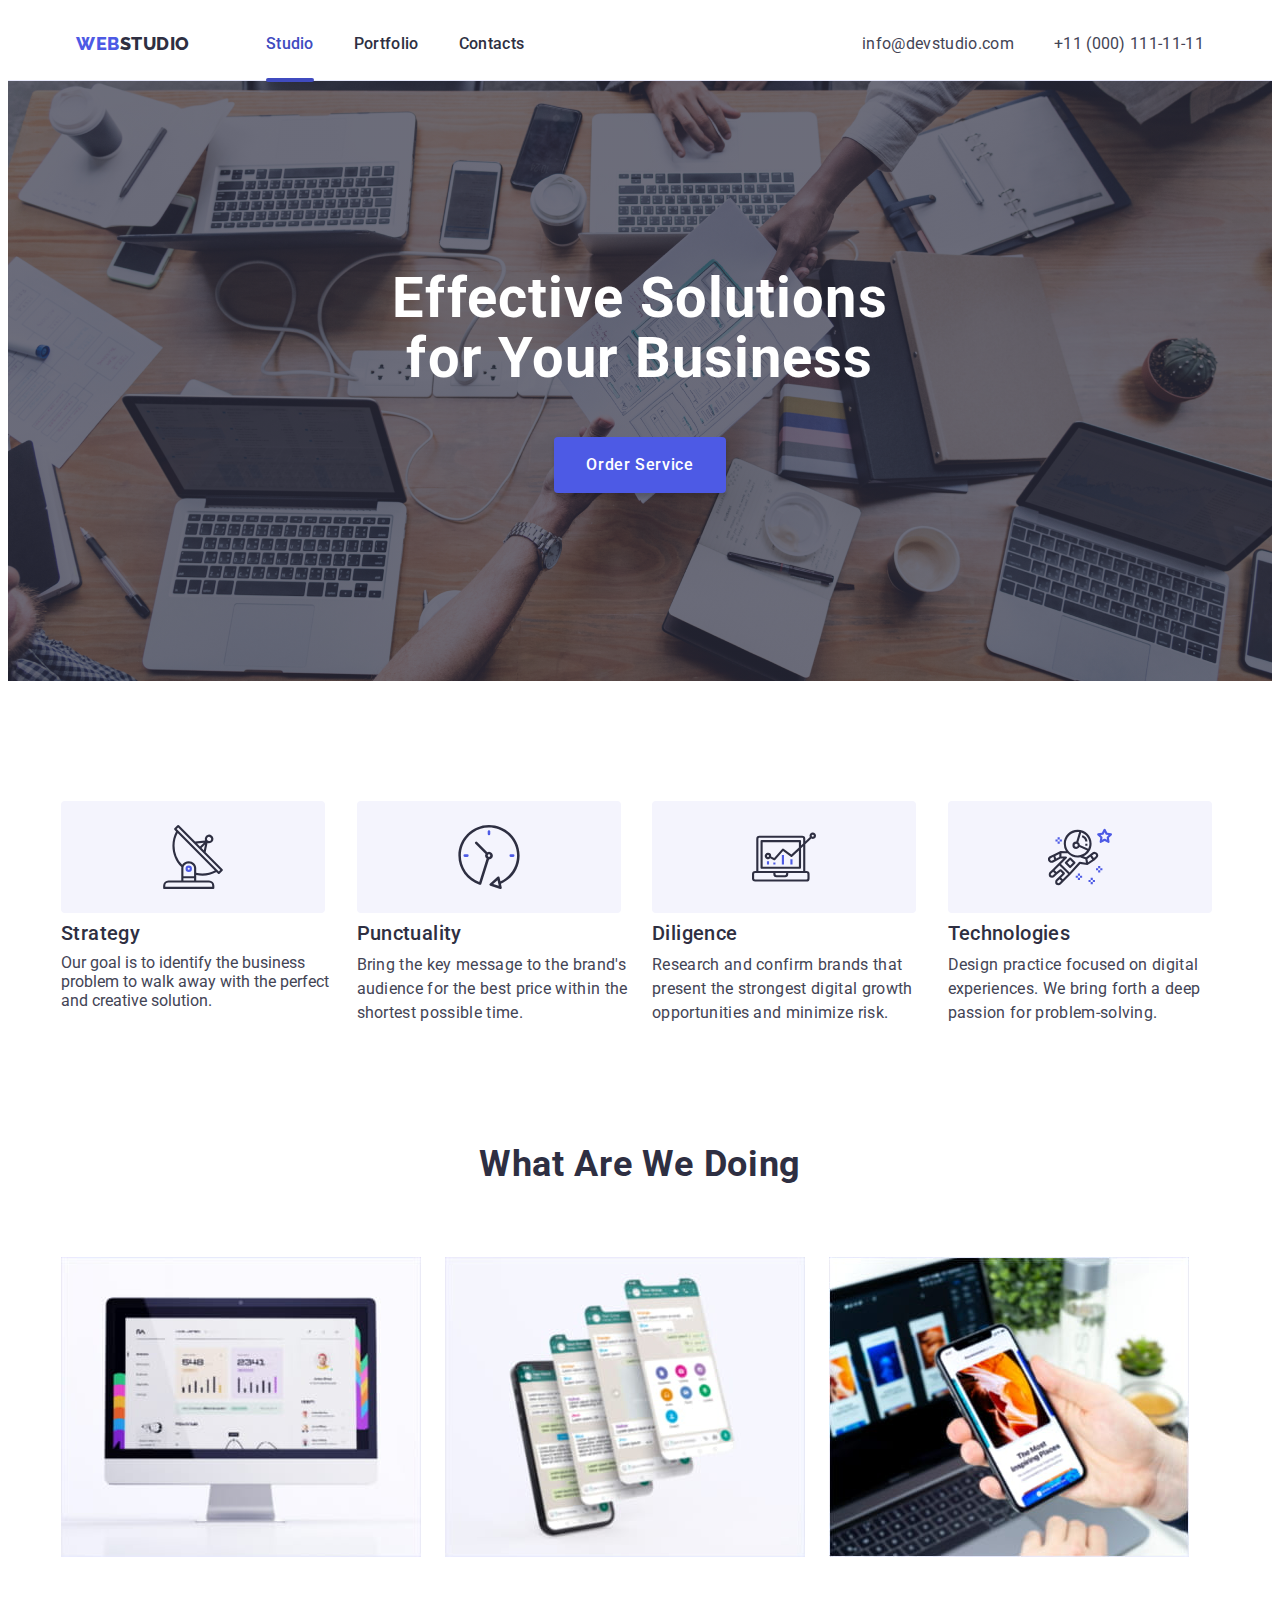
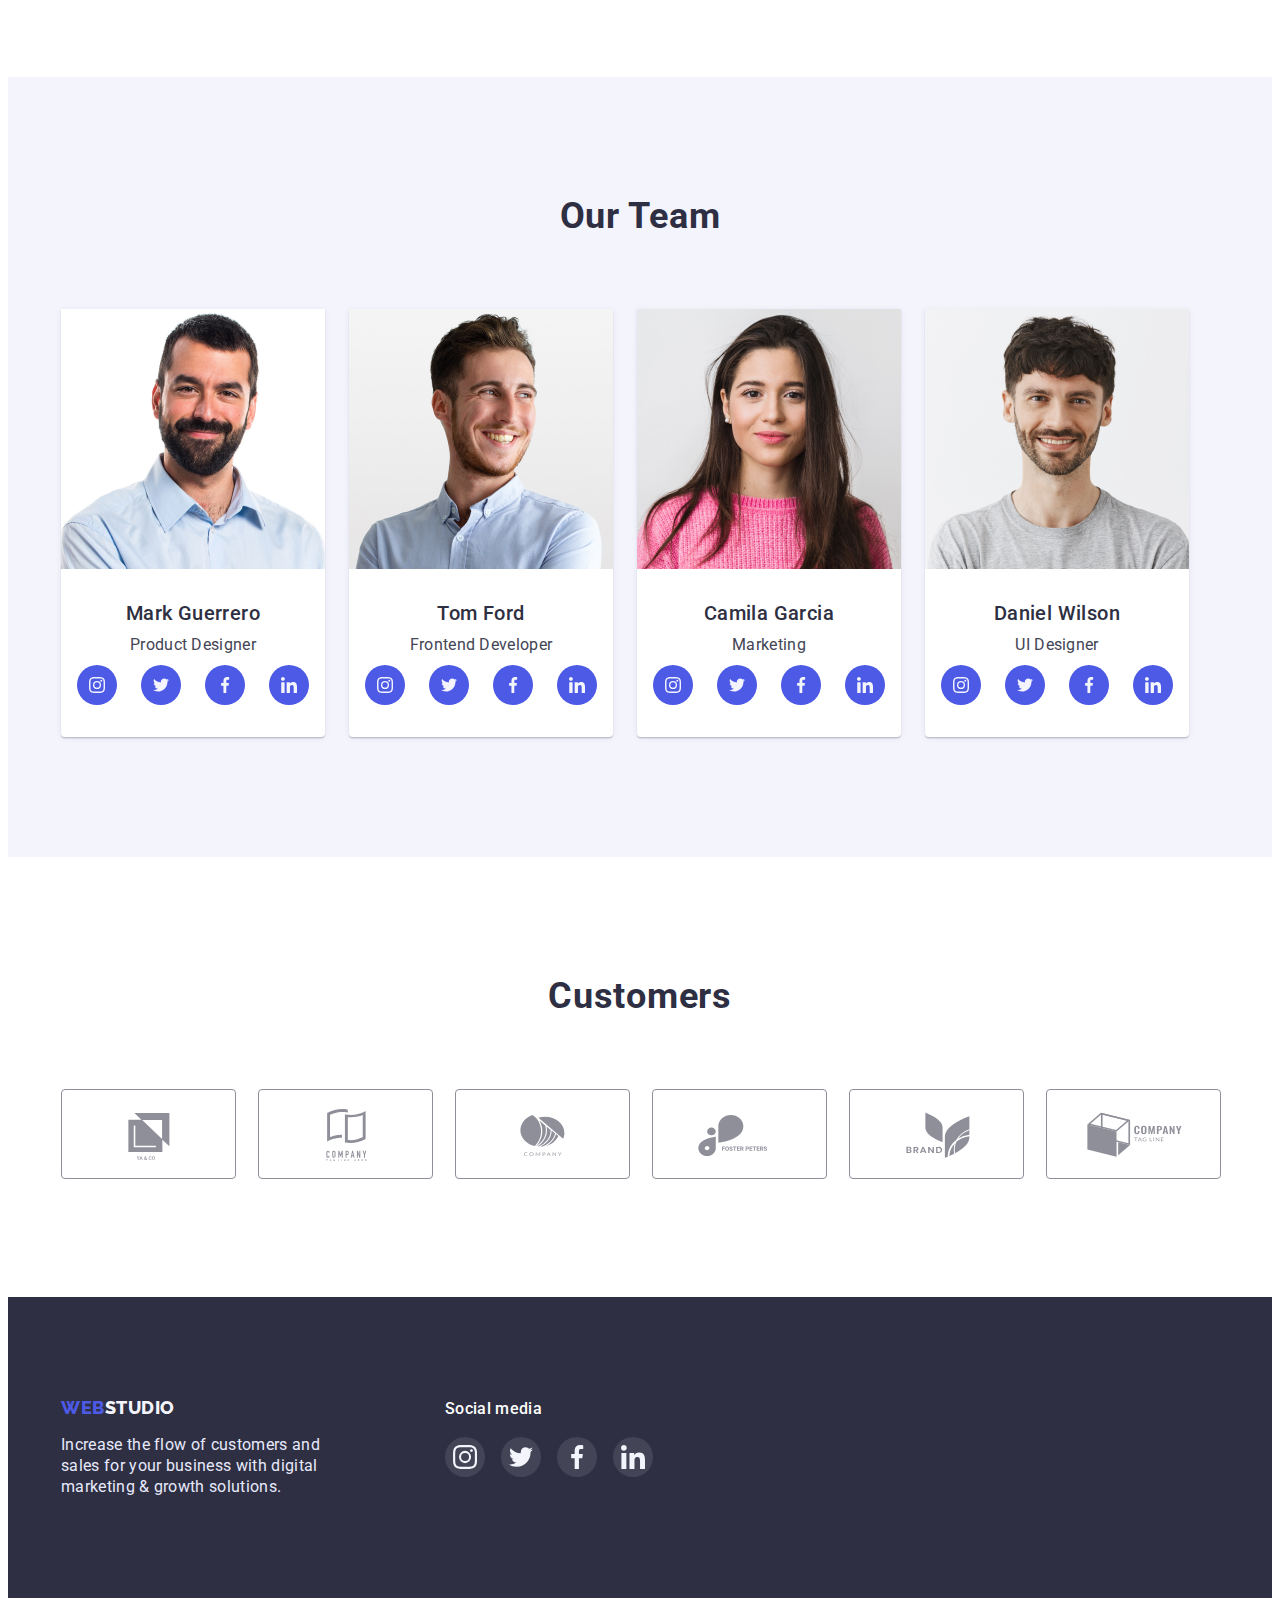
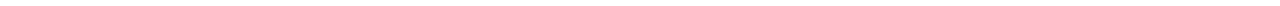
<file: index.html>
<!DOCTYPE html>
<html lang="en">
<head>
    <meta charset="UTF-8">
    <meta http-equiv="X-UA-Compatible" content="IE=edge">
    <meta name="viewport" content="width=device-width, initial-scale=1.0">
    <title>Студія</title>
    <link rel="preconnect" href="https://fonts.googleapis.com">
    <link rel="preconnect" href="https://fonts.gstatic.com" crossorigin>
    <link rel="preconnect" href="https://fonts.googleapis.com">
    <link rel="preconnect" href="https://fonts.gstatic.com" crossorigin>
    <link href="https://fonts.googleapis.com/css2?family=Raleway:wght@800&family=Roboto:wght@400;500;700;900&display=swap"
        rel="stylesheet">
    <link rel="stylesheet" href="https://cdnjs.cloudflare.com/ajax/libs/modern-normalize/1.1.0/modern-normalize.min.css"
        integrity="sha512-wpPYUAdjBVSE4KJnH1VR1HeZfpl1ub8YT/NKx4PuQ5NmX2tKuGu6U/JRp5y+Y8XG2tV+wKQpNHVUX03MfMFn9Q=="
        crossorigin="anonymous" referrerpolicy="no-referrer" />
    <link rel="stylesheet" href="./css/styles.css">
</head>
<body>
    <header class="header">
        <div class="container header-box">
            <nav class="nav-box">
                <a href="./index.html" class="logo link">Web<span class="logo-part">Studio</span></a>
                <ul class="list nav-box-list">
                    <li><a class="nav-list-item link current-page" href="./index.html">Studio</a></li>
                    <li><a class="nav-list-item link" href="./portfolio.html" target="_blank" rel="noreferrer noopener nofollow">Portfolio</a></li>
                    <li><a class="nav-list-item link" href="">Contacts</a></li>
                </ul>
            </nav>
            <address class="address address-box">
                <ul class="list address-box-list">
                    <li><a class="contacts-list-item link" href="mailto:info@devstudio.com">info@devstudio.com</a></li>
                    <li><a class="contacts-list-item link" href="tel:+110001111111">+11 (000) 111-11-11</a></li>
                </ul>
            </address>
        </div>
    </header>
    <main>
        <section class="hero-section">
            <div class="container hero-container hero-bg">
                <h1 class="hero-heading hero-heading-box">Effective Solutions for Your Business</h1>
                <button type="button" class="open-modal order-service-button hero-button-box" data-modal-open>Order Service</button>
                <div class="backdrop is-hidden" data-modal>
                    <div class="modal">
                        <button type="button" class="close-button" data-modal-close>
                            <svg class="modal-close">
                                <use href="./images/sprite-icons.svg#modal-close-button"></use>
                            </svg>
                        </button>
                    </div>
                </div>
            </div>
        </section>
        <section>
            <div class="container features-box section">
                <h2 class="visually-hidden">Our features</h2>
                <ul class="list features-list-box">
                    <li class="features-list-item">
                        <div class="features-illustration">
                            <svg width="64" height="64">
                                <use href="./images/sprite-icons.svg#antenna"></use>
                            </svg>
                        </div>
                        <h3 class="features-item-heading">Strategy</h3>
                        <p class="features-list-item-description">
                            Our goal is to identify the business
                            problem to walk away with the perfect and creative solution.
                        </p>
                    </li>
                    <li class="features-list-item">
                        <div class="features-illustration">
                            <svg width="64" height="64">
                                <use href="./images/sprite-icons.svg#clock"></use>
                            </svg>
                        </div>
                        <h3 class="features-item-heading">Punctuality</h3>
                        <p class="features-item-description">
                            Bring the key message to the brand's audience for the best
                            price within the shortest possible time.
                        </p>
                    </li>
                    <li class="features-list-item">
                        <div class="features-illustration">
                            <svg width="64" height="64">
                                <use href="./images/sprite-icons.svg#diagram"></use>
                            </svg>
                        </div>
                        <h3 class="features-item-heading">Diligence</h3>
                        <p class="features-item-description">
                            Research and confirm brands that present the strongest digital
                            growth opportunities and minimize risk.
                        </p>
                    </li>
                    <li class="features-list-item">
                        <div class="features-illustration">
                            <svg width="64" height="64">
                                <use href="./images/sprite-icons.svg#astronaut"></use>
                            </svg>
                        </div>
                        <h3 class="features-item-heading">Technologies</h3>
                        <p class="features-item-description">
                            Design practice focused on digital experiences. We bring forth
                            a deep passion for problem-solving.
                        </p>
                    </li>
                </ul>
            </div>
        </section>
        <section>
            <div class="container section products-box">
                <h2 class="products-heading">What are we doing</h2>
                <ul class="list products-list-box">
                    <li>
                        <img src="./images/img-1.jpg" alt="for computer" width="360" height="300">
                    </li>
                    <li>
                        <img src="./images/img-2.jpg" alt="for mobile" width="360" height="300">
                    </li>
                    <li>
                        <img src="./images/img-3.jpg" alt="for computer and mobile" width="360" height="300">
                    </li>
                </ul>
            </div>
        </section>
        <section class="team-section">
            <div class="container section">
                <h2 class="team-heading">Our Team</h2>
                <ul class="list team-list-box">
                    <li class="team-item-box">
                        <img src="./images/photo-1.jpg" alt="Mark Guerrero Product Designer" width="264" height="260">
                        <div class="team-position">
                            <h3 class="team-item-heading">Mark Guerrero</h3>
                            <p class="team-item-description">Product Designer</p>
                            <ul class="list team-social">
                                <li class="social-item">
                                    <a class="link social-link" href="https://www.instagram.com/" target="_blank" rel="noreferrer noopener nofollow">
                                        <svg width="16" height="16">
                                            <use href="./images/sprite-icons.svg#instagram"></use>
                                        </svg>
                                    </a>
                                </li>
                                <li class="social-item">
                                    <a class="link social-link" href="https://twitter.com/?lang=uk" target="_blank" rel="noreferrer noopener nofollow">
                                        <svg width="16" height="16">
                                            <use href="./images/sprite-icons.svg#twitter"></use>
                                        </svg>
                                    </a>
                                </li>
                                <li class="social-item">
                                    <a class="link social-link" href="https://uk-ua.facebook.com/" target="_blank" rel="noreferrer noopener nofollow">
                                        <svg width="16" height="16">
                                            <use href="./images/sprite-icons.svg#facebook"></use>
                                        </svg>
                                    </a>
                                </li>
                                <li class="social-item">
                                    <a class="link social-link" href="https://www.linkedin.com/"  target="_blank" rel="noreferrer noopener nofollow">
                                        <svg width="16" height="16">
                                            <use href="./images/sprite-icons.svg#linkedin"></use>
                                        </svg>
                                    </a>
                                </li>
                            </ul>
                        </div>
                    </li>
                    <li class="team-item-box">
                        <img src="./images/photo-2.jpg" alt="Tom Ford Frontend Developer" width="264" height="260">
                        <div class="team-position">
                            <h3 class="team-item-heading">Tom Ford</h3>
                            <p class="team-item-description">Frontend Developer</p>
                            <ul class="list team-social">
                                <li class="social-item">
                                    <a class="link social-link" href="https://www.instagram.com/" target="_blank" rel="noreferrer noopener nofollow">
                                        <svg width="16" height="16">
                                            <use href="./images/sprite-icons.svg#instagram"></use>
                                        </svg>
                                    </a>
                                </li>
                                <li class="social-item">
                                    <a class="link social-link" href="https://twitter.com/?lang=uk" target="_blank" rel="noreferrer noopener nofollow">
                                        <svg width="16" height="16">
                                            <use href="./images/sprite-icons.svg#twitter"></use>
                                        </svg>
                                    </a>
                                </li>
                                <li class="social-item">
                                    <a class="link social-link" href="https://uk-ua.facebook.com/" target="_blank" rel="noreferrer noopener nofollow">
                                        <svg width="16" height="16">
                                            <use href="./images/sprite-icons.svg#facebook"></use>
                                        </svg>
                                    </a>
                                </li>
                                <li class="social-item">
                                    <a class="link social-link" href="https://www.linkedin.com/" target="_blank" rel="noreferrer noopener nofollow">
                                        <svg width="16" height="16">
                                            <use href="./images/sprite-icons.svg#linkedin"></use>
                                        </svg>
                                    </a>
                                </li>
                            </ul>
                        </div>
                    </li>
                    <li class="team-item-box">
                        <img src="./images/photo-3.jpg" alt="Camila Garcia Marketing" width="264" height="260">
                        <div class="team-position">
                            <h3 class="team-item-heading">Camila Garcia</h3>
                            <p class="team-item-description">Marketing</p>
                            <ul class="list team-social">
                                <li class="social-item">
                                    <a class="link social-link" href="https://www.instagram.com/" target="_blank" rel="noreferrer noopener nofollow">
                                        <svg width="16" height="16">
                                            <use href="./images/sprite-icons.svg#instagram"></use>
                                        </svg>
                                    </a>
                                </li>
                                <li class="social-item">
                                    <a class="link social-link" href="https://twitter.com/?lang=uk" target="_blank" rel="noreferrer noopener nofollow">
                                        <svg width="16" height="16">
                                            <use href="./images/sprite-icons.svg#twitter"></use>
                                        </svg>
                                    </a>
                                </li>
                                <li class="social-item">
                                    <a class="link social-link" href="https://uk-ua.facebook.com/" target="_blank" rel="noreferrer noopener nofollow">
                                        <svg width="16" height="16">
                                            <use href="./images/sprite-icons.svg#facebook"></use>
                                        </svg>
                                    </a>
                                </li>
                                <li class="social-item">
                                    <a class="link social-link" href="https://www.linkedin.com/" target="_blank" rel="noreferrer noopener nofollow">
                                        <svg width="16" height="16">
                                            <use href="./images/sprite-icons.svg#linkedin"></use>
                                        </svg>
                                    </a>
                                </li>
                            </ul>
                        </div>
                    </li>
                    <li class="team-item-box">
                        <img src="./images/photo-4.jpg" alt="Daniel Wilson UI Designer" width="264" height="260">
                        <div class="team-position">
                            <h3 class="team-item-heading">Daniel Wilson</h3>
                            <p class="team-item-description">UI Designer</p>
                            <ul class="list team-social">
                                <li class="social-item">
                                    <a class="link social-link" href="https://www.instagram.com/" target="_blank" rel="noreferrer noopener nofollow">
                                        <svg width="16" height="16">
                                            <use href="./images/sprite-icons.svg#instagram"></use>
                                        </svg>
                                    </a>
                                </li>
                                <li class="social-item">
                                    <a class="link social-link" href="https://twitter.com/?lang=uk" target="_blank" rel="noreferrer noopener nofollow">
                                        <svg width="16" height="16">
                                            <use href="./images/sprite-icons.svg#twitter"></use>
                                        </svg>
                                    </a>
                                </li>
                                <li class="social-item">
                                    <a class="link social-link" href="https://uk-ua.facebook.com/" target="_blank" rel="noreferrer noopener nofollow">
                                        <svg width="16" height="16">
                                            <use href="./images/sprite-icons.svg#facebook"></use>
                                        </svg>
                                    </a>
                                </li>
                                <li class="social-item">
                                    <a class="link social-link" href="https://www.linkedin.com/" target="_blank" rel="noreferrer noopener nofollow">
                                        <svg width="16" height="16">
                                            <use href="./images/sprite-icons.svg#linkedin"></use>
                                        </svg>
                                    </a>
                                </li>
                            </ul>
                        </div>
                    </li>
                </ul>
            </div>
        </section>
        <section>
            <div class="container section">
                <h2 class="customers-heading">Customers</h2>
                <ul class="list customers-list">
                    <li class="customers-list-item">
                        <a href="" class="customer-link link">
                            <svg class="customer-icon">
                                <use href="./images/sprite-icons.svg#customers-logo-1"></use>
                            </svg>
                        </a>
                    </li>
                    <li class="customers-list-item">
                        <a href="" class="customer-link link">
                            <svg class="customer-icon">
                                <use href="./images/sprite-icons.svg#customers-logo-2"></use>
                            </svg>
                        </a>
                    </li>
                    <li class="customers-list-item">
                        <a href="" class="customer-link link">
                            <svg class="customer-icon">
                                <use href="./images/sprite-icons.svg#customers-logo-3"></use>
                            </svg>
                        </a>
                    </li>
                    <li class="customers-list-item">
                        <a href="" class="customer-link link">
                            <svg class="customer-icon">
                                <use href="./images/sprite-icons.svg#customers-logo-4"></use>
                            </svg>
                        </a>
                    </li>
                    <li class="customers-list-item">
                        <a href="" class="customer-link link">
                            <svg class="customer-icon">
                                <use href="./images/sprite-icons.svg#customers-logo-5"></use>
                            </svg>
                        </a>
                    </li>
                    <li class="customers-list-item">
                        <a href="" class="customer-link link">
                            <svg class="customer-icon">
                                <use href="./images/sprite-icons.svg#customers-logo-6"></use>
                            </svg>
                        </a>
                    </li>
                </ul>
            </div>
        </section>
    </main>
    <footer class="footer">
        <div class="container footer-box">
            <div class="footer-info">
                <a href="./index.html" class="logo link">Web<span class="logo-part-footer">Studio</span></a>
                <p class="footer-description">Increase the flow of customers and sales for your business with digital marketing
                    & growth solutions.
                </p>
            </div>
            <div class="container footer-social">
                <h3 class="footer-social-header">Social media</h3>
                <ul class="list footer-social-list">
                    <li class="footer-social-item">
                        <a class="link footer-social-link" href="https://www.instagram.com/" target="_blank" rel="noreferrer noopener nofollow">
                            <svg width="24" height="24">
                                <use href="./images/sprite-icons.svg#instagram"></use>
                            </svg>
                        </a>
                    </li>
                    <li class="footer-social-item">
                        <a class="link footer-social-link" href="https://twitter.com/?lang=uk" target="_blank" rel="noreferrer noopener nofollow">
                            <svg width="24" height="24">
                                <use href="./images/sprite-icons.svg#twitter"></use>
                            </svg>
                        </a>
                    </li>
                    <li class="footer-social-item">
                        <a class="link footer-social-link" href="https://uk-ua.facebook.com/" target="_blank" rel="noreferrer noopener nofollow">
                            <svg width="24" height="24">
                                <use href="./images/sprite-icons.svg#facebook"></use>
                            </svg>
                        </a>
                    </li>
                    <li class="footer-social-item">
                        <a class="link footer-social-link" href="https://www.linkedin.com/" target="_blank" rel="noreferrer noopener nofollow">
                            <svg width="24" height="24">
                                <use href="./images/sprite-icons.svg#linkedin"></use>
                            </svg>
                        </a>
                    </li>
                </ul>
            </div>
        </div>
    </footer>
    <script src="./js/modal.js"></script>
</body>
</html>
</file>
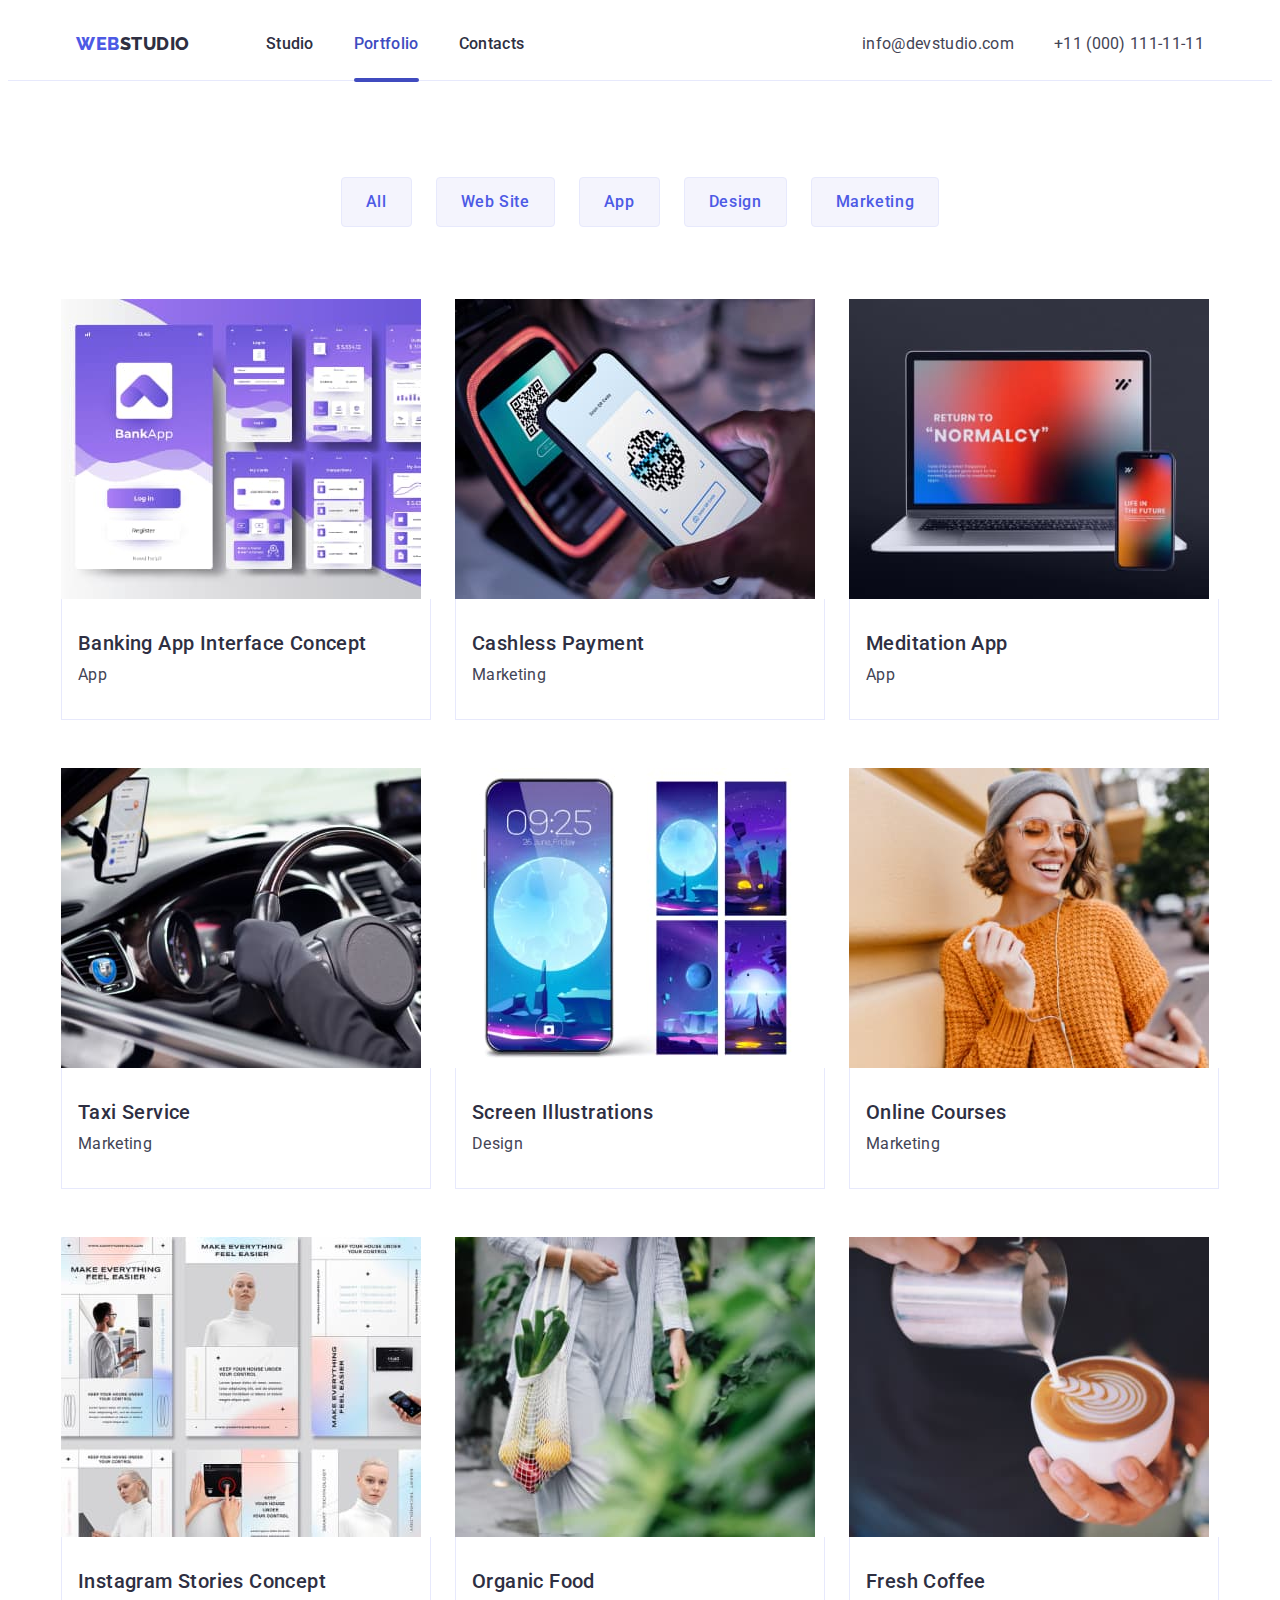
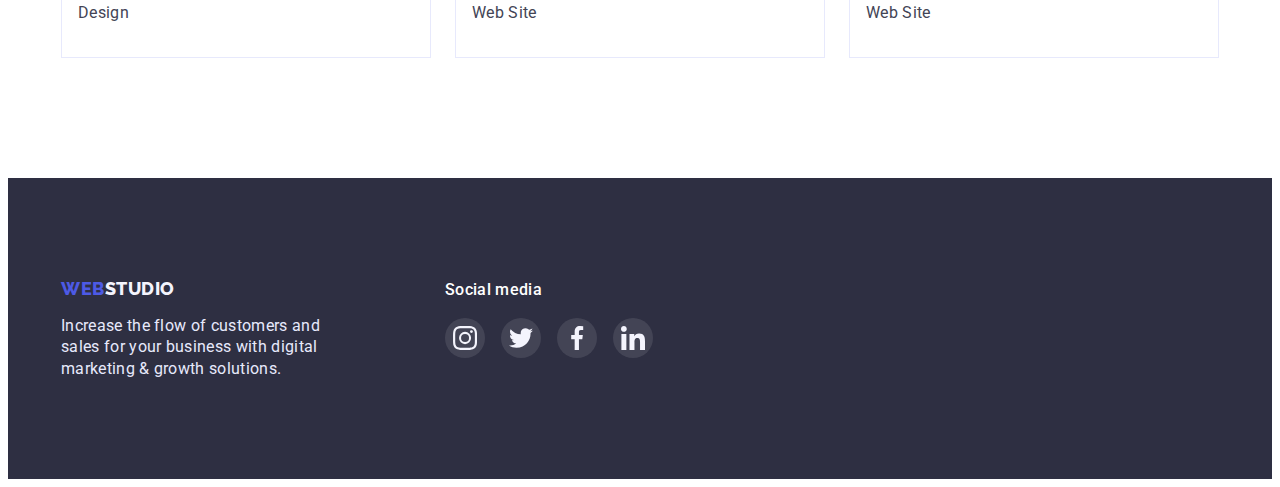
<file: portfolio.html>
<!DOCTYPE html>
<html lang="en">

<head>
    <meta charset="UTF-8">
    <meta http-equiv="X-UA-Compatible" content="IE=edge">
    <meta name="viewport" content="width=device-width, initial-scale=1.0">
    <title>Портфоліо</title>
    <link rel="preconnect" href="https://fonts.googleapis.com">
    <link rel="preconnect" href="https://fonts.gstatic.com" crossorigin>
    <link href="https://fonts.googleapis.com/css2?family=Raleway:wght@800&family=Roboto:wght@400;500;700;900&display=swap"
        rel="stylesheet">
    <link rel="stylesheet" href="https://cdnjs.cloudflare.com/ajax/libs/modern-normalize/1.1.0/modern-normalize.min.css"
        integrity="sha512-wpPYUAdjBVSE4KJnH1VR1HeZfpl1ub8YT/NKx4PuQ5NmX2tKuGu6U/JRp5y+Y8XG2tV+wKQpNHVUX03MfMFn9Q=="
        crossorigin="anonymous" referrerpolicy="no-referrer" />
    <link rel="stylesheet" href="./css/styles.css">
</head>

<body>
    <header class="header">
        <div class="container header-box">
            <nav class="nav-box">
                <a href="./index.html" class="logo link">Web<span class="logo-part">Studio</span></a>
                <ul class="list nav-box-list">
                    <li><a class="nav-list-item link" href="./index.html" target="_blank" rel="noreferrer noopener nofollow">Studio</a></li>
                    <li><a class="nav-list-item link current-page" href="./portfolio.html">Portfolio</a></li>
                    <li><a class="nav-list-item link" href="">Contacts</a></li>
                </ul>
            </nav>
            <address class="address address-box">
                <ul class="list address-box-list">
                    <li><a class="contacts-list-item link" href="mailto:info@devstudio.com">info@devstudio.com</a></li>
                    <li><a class="contacts-list-item link" href="tel:+110001111111">+11 (000) 111-11-11</a></li>
                </ul>
            </address>
        </div>
    </header>
    <main>
        <section>
            <div class="container portfolio">
                <h1 class="visually-hidden">Portfolio</h1>
                <ul class="list buttons-box">
                    <li>
                        <button type="button" class="filter-button">All</button>
                    </li>
                    <li>
                        <button type="button" class="filter-button">Web Site</button>
                    </li>
                    <li>
                        <button type="button" class="filter-button">App</button>
                    </li>
                    <li>
                        <button type="button" class="filter-button">Design</button>
                    </li>
                    <li>
                        <button type="button" class="filter-button">Marketing</button>
                    </li>
                </ul>
                <ul class="list filters-box">
                    <li class="filters-box-item">
                        <a href="" class="filter-item link">
                            <div class="image-thumb">
                                <img src="./images/portfolio-1-1.jpg" alt="BankingcApp" width="360" height="300">
                                <p class="thumb-overlay">14 Stylish and User-Friendly App Design Concepts · Task Manager App · Calorie Tracker App · Exotic Fruit Ecommerce App ·
                                Cloud Storage App</p>
                            </div>
                            <div class="item-text">
                                <h2 class="filter-item-heading">Banking App Interface Concept</h2>
                                <p class="filter-item-description">App</p>
                            </div>
                        </a>
                    </li>
                    <li class="filters-box-item">
                        <a href="" class="filter-item link">
                                <div class="image-thumb">
                                    <img src="./images/portfolio-1-2.jpg" alt="Marketing" width="360" height="300">
                                    <p class="thumb-overlay">14 Stylish and User-Friendly App Design Concepts · Task Manager App · Calorie Tracker
                                        App · Exotic Fruit Ecommerce App ·
                                        Cloud Storage App</p>
                                </div>
                            <div class="item-text">
                                <h2 class="filter-item-heading">Cashless Payment</h2>
                                <p class="filter-item-description">Marketing</p>
                            </div>
                        </a>
                    </li>
                    <li class="filters-box-item">
                        <a href="" class="filter-item link">
                            <div class="image-thumb">
                                <img src="./images/portfolio-1-3.jpg" alt="Meditaion App" width="360" height="300">
                                <p class="thumb-overlay">14 Stylish and User-Friendly App Design Concepts · Task Manager App · Calorie Tracker
                                    App · Exotic Fruit Ecommerce App ·
                                    Cloud Storage App</p>
                            </div>
                            <div class="item-text">
                                <h2 class="filter-item-heading">Meditation App</h2>
                                <p class="filter-item-description">App</p>
                            </div>
                        </a>
                    </li>
                    <li class="filters-box-item">
                        <a href="" class="filter-item link">
                            <div class="image-thumb">
                                <img src="./images/portfolio-2-1.jpg" alt="Taxi Service" width="360" height="300">
                                <p class="thumb-overlay">14 Stylish and User-Friendly App Design Concepts · Task Manager App · Calorie Tracker
                                    App · Exotic Fruit Ecommerce App ·
                                    Cloud Storage App</p>
                            </div>
                            <div class="item-text">
                                <h2 class="filter-item-heading">Taxi Service</h2>
                                <p class="filter-item-description">Marketing</p>
                            </div>
                        </a>
                    </li>
                    <li class="filters-box-item">
                        <a href="" class="filter-item link">
                                <div class="image-thumb">
                                    <img src="./images/portfolio-2-2.jpg" alt="Screen Illustrations" width="360" height="300">
                                    <p class="thumb-overlay">14 Stylish and User-Friendly App Design Concepts · Task Manager App · Calorie Tracker
                                        App · Exotic Fruit Ecommerce App ·
                                        Cloud Storage App</p>
                                </div>
                                <div class="item-text">
                                <h2 class="filter-item-heading">Screen Illustrations</h2>
                                <p class="filter-item-description">Design</p>
                            </div>
                        </a>
                    </li>
                    <li class="filters-box-item">
                        <a href="" class="filter-item link">
                            <div class="image-thumb">
                                <img src="./images/portfolio-2-3.jpg" alt="Online Courses" width="360" height="300">
                                <p class="thumb-overlay">14 Stylish and User-Friendly App Design Concepts · Task Manager App · Calorie Tracker
                                    App · Exotic Fruit Ecommerce App ·
                                    Cloud Storage App</p>
                            </div>
                            <div class="item-text">
                                <h2 class="filter-item-heading">Online Courses</h2>
                                <p class="filter-item-description">Marketing</p>
                            </div>
                        </a>
                    </li>
                    <li class="filters-box-item">
                        <a href="" class="filter-item link">
                                <div class="image-thumb">
                                    <img src="./images/portfolio-3-1.jpg" alt="Instagram Stories Concept" width="360" height="300">
                                    <p class="thumb-overlay">14 Stylish and User-Friendly App Design Concepts · Task Manager App · Calorie Tracker
                                        App · Exotic Fruit Ecommerce App ·
                                        Cloud Storage App</p>
                                </div>
                                <div class="item-text">
                                <h2 class="filter-item-heading">Instagram Stories Concept</h2>
                                <p class="filter-item-description">Design</p>
                            </div>
                        </a>
                    </li>
                    <li class="filters-box-item">
                        <a href="" class="filter-item link">
                            <div class="image-thumb">
                                <img src="./images/portfolio-3-2.jpg" alt="Organic Food" width="360" height="300">
                                <p class="thumb-overlay">14 Stylish and User-Friendly App Design Concepts · Task Manager App · Calorie Tracker
                                    App · Exotic Fruit Ecommerce App ·
                                    Cloud Storage App</p>
                            </div>
                            <div class="item-text">
                                <h2 class="filter-item-heading">Organic Food</h2>
                                <p class="filter-item-description">Web Site</p>
                            </div>
                        </a>
                    </li>
                    <li class="filters-box-item">
                        <a href="" class="filter-item link">
                            <div class="image-thumb">
                                <img src="./images/portfolio-3-3.jpg" alt="Fresh Coffee" width="360" height="300">
                                <p class="thumb-overlay">14 Stylish and User-Friendly App Design Concepts · Task Manager App · Calorie Tracker
                                    App · Exotic Fruit Ecommerce App ·
                                    Cloud Storage App</p>
                            </div>
                            <div class="item-text">
                                <h2 class="filter-item-heading">Fresh Coffee</h2>
                                <p class="filter-item-description">Web Site</p>
                            </div>
                        </a>
                    </li>
                </ul>
            </div>
        </section>
    </main>
    <footer class="footer">
        <div class="container footer-box">
            <div class="footer-info">
                <a href="./index.html" class="logo link">Web<span class="logo-part-footer">Studio</span></a>
                <p class="footer-description">Increase the flow of customers and sales for your business with digital
                    marketing
                    & growth solutions.
                </p>
            </div>
            <div class="container footer-social">
                <h3 class="footer-social-header">Social media</h3>
                <ul class="list footer-social-list">
                    <li class="footer-social-item">
                        <a class="link footer-social-link" href="https://www.instagram.com/" target="_blank"
                            rel="noreferrer noopener nofollow">
                            <svg width="24" height="24">
                                <use href="./images/sprite-icons.svg#instagram"></use>
                            </svg>
                        </a>
                    </li>
                    <li class="footer-social-item">
                        <a class="link footer-social-link" href="https://twitter.com/?lang=uk" target="_blank"
                            rel="noreferrer noopener nofollow">
                            <svg width="24" height="24">
                                <use href="./images/sprite-icons.svg#twitter"></use>
                            </svg>
                        </a>
                    </li>
                    <li class="footer-social-item">
                        <a class="link footer-social-link" href="https://uk-ua.facebook.com/" target="_blank"
                            rel="noreferrer noopener nofollow">
                            <svg width="24" height="24">
                                <use href="./images/sprite-icons.svg#facebook"></use>
                            </svg>
                        </a>
                    </li>
                    <li class="footer-social-item">
                        <a class="link footer-social-link" href="https://www.linkedin.com/" target="_blank"
                            rel="noreferrer noopener nofollow">
                            <svg width="24" height="24">
                                <use href="./images/sprite-icons.svg#linkedin"></use>
                            </svg>
                        </a>
                    </li>
                </ul>
            </div>
        </div>
    </footer>
</body>

</html>
</file>
<file: css/styles.css>
/* Main color:  #FFFFFF */
/* First color:  #2E2F42 */
/* Second color:  #F4F4FD */
/* Elements color: #4D5AE5  */
/* Hero button focus color: #404BBF  */
/* Primary text color(p): #434455 */



:root{
    --primary-bg-color: #ffffff;
    --first-bg-color: #2E2F42;
    --second-bg-color: #F4F4FD;
    --primary-text-color: #434455;
    --first-text-color: #2E2F42;
    --second-text-color: #ffffff;
    --header-hover-color: #404BBF;
    --order-service-button-color: #4D5AE5;
    --customers-icon-color: #8E8F99;
    --modal-background: #FCFCFC;
    --transition-dur: 250ms cubic-bezier(0.4, 0, 0.2, 1);
}

p,
h1,
h2,
h3,
h4,
h5,
h6 {
    margin: 0;
}

ul {
    padding-left: 0;
    margin: 0;
}

img {
    display: block;
    max-width: 100%;
    height: auto;
}

body {
    font-family: Roboto, sans-serif;
    color: var(--primary-text-color);

}

.container {
    display: block;
    width: 1158px;
    padding-left: 15px;
    padding-right: 15px;
    /* outline: 2px solid tomato; */
    margin: 0 auto;
    align-items: center;
}

.section {
    padding-top: 120px;
    padding-bottom: 120px;
}

/* Логотип */
.logo {
    font-family: Raleway, sans-serif;
    font-style: normal;
    font-weight: 800;
    font-size: 18px;
    line-height: 1.17;
    display: flex;
    align-items: center;
    letter-spacing: 0.03em;
    text-transform: uppercase;
    color: var(--order-service-button-color);
}

.link {
    text-decoration: none;
}

.logo-part {
    color: var(--first-bg-color);
}

/* Навігація */
.list {
    list-style: none;
}

.nav-list-item {
    font-style: normal;
    font-weight: 500;
    font-size: 16px;
    line-height: 1.5;
    letter-spacing: 0.02em;
    color: var(--first-text-color);
    position: relative;
}

.nav-list-item:hover,
.nav-list-item:focus {
    color: var(--header-hover-color)
}

 .nav-list-item {
    transition: color var(--transition-dur);
 }

.header {
    display: flex;
    border-bottom: 1px solid #E7E9FC;
} 

.header-box {
    box-sizing: border-box;
    background: #FFFFFF;
    display: flex;
    justify-content: space-between;
    padding-top: 24px;
    padding-bottom: 24px;
}

.nav-box {
    display: flex;
    align-items: center;
}

.nav-box-list {
    display: flex;
    flex-direction: row;
    align-items: center;
    padding: 0px;
    gap: 40px;
    margin-left: 76px;
}

.current-page::after {
    position: absolute;
    content: '';
    display: block;
    height: 4px;
    width: 100%;
    background-color: var(--header-hover-color);
    border-radius: 2px;
    top: 44px;
    
}

.nav-list-item.current-page {
    color: var(--header-hover-color);
}

/* Контакти */

.address {
    font-style: normal;
}

.contacts-list-item {
    font-style: normal;
    font-weight: 400;
    font-size: 16px;
    line-height: 1.5;
    letter-spacing: 0.02em;
    color: var(--primary-text-color);
}

.contacts-list-item:hover,
.contacts-list-item:focus {
    color: var(--header-hover-color)
}

.contacts-list-item {
    transition: color var(--transition-dur);
}

.address-box {
    display: flex;
}

.address-box-list {
    display: flex;
    gap: 40px;
}

/* Hero section */

.hero-section {
    max-width: 1440px;
    height: 600px;
    margin-left: auto;
    margin-right: auto;
     background-image: linear-gradient(
        to right, 
       
        rgba(46, 47, 66,0.7),
        rgba(46, 47, 66,0.7)
    ),  
    url('../images/people-office.jpg');
    background-color: #2E2F42;
    background-repeat: no-repeat;
    background-size: cover;
    background-position: center;
}

.hero-container {
    padding-top: 188px;
    padding-bottom: 188px;
    margin-left: auto;
    margin-right: auto;
}

.hero-heading-box {
    max-width: 496px;
    margin: 0 auto;
}

.hero-heading {
    font-style: normal;
    font-weight: 700;
    font-size: 56px;
    line-height: 1.07;
    text-align: center;
    letter-spacing: 0.02em;
    color: var(--second-text-color);
}

.order-service-button {
    color: var(--second-text-color);
    font-family: Roboto, sans-serif;
    font-style: normal;
    font-weight: 500;
    font-size: 16px;
    line-height: 24px;
    letter-spacing: 0.04em;
    background-color: var(--order-service-button-color);
    cursor: pointer;
}

.order-service-button:is(:hover, :focus) {
    background-color: var(--header-hover-color);
}

.order-service-button {
    transition: background-color var(--transition-dur);
}

.hero-button-box {
    display: flex;
    flex-direction: row;
    align-items: flex-start;
    padding: 16px 32px;
    gap: 10px;
    box-shadow: 0px 4px 4px rgba(0, 0, 0, 0.15);
    border-radius: 4px;
    margin: 48px auto;
    border: none;
}

/* Features */

.visually-hidden {
    position: absolute;
    width: 1px;
    height: 1px;
    margin: -1px;
    border: 0;
    padding: 0;
    white-space: nowrap;
    clip-path: inset(100%);
    clip: rect(0 0 0 0);
    overflow: hidden;
}

.features-box {
    display: flex;
    background-color: #fff;
}

.features-list-box {
    display: flex;
    justify-content: center;
    gap: 24px;

}

.features-list-item {
    flex-basis: calc((100% - 72px) / 4);
}

.features-illustration {
    display: flex;
    background-color: #F4F4FD;
    width: 264px;
    height: 112px;
    justify-content: center;
    align-items: center;
    margin-bottom: 8px;
    border-radius: 4px;
}

.features-item-heading {
    color: var(--first-text-color);
    font-style: normal;
    font-weight: 500;
    font-size: 20px;
    line-height: 1.2;
    letter-spacing: 0.02em;
    margin-bottom: 8px;
}

.features-item-description {
    font-style: normal;
    font-weight: 400;
    font-size: 16px;
    line-height: 1.5;
    letter-spacing: 0.02em;
    color: var(--primary-text-color);
}

/* Що ми робимо */

.products-box {
    padding-top: 0;
}

.products-list-box {
    display: flex;
    align-items: center;
    gap: 24px;
}

.products-heading {
    color: var(--first-text-color);
    font-style: normal;
    font-weight: 700;
    font-size: 36px;
    line-height: 1.11;
    text-align: center;
    letter-spacing: 0.02em;
    text-transform: capitalize;
    margin-bottom: 72px;
    
}

/* Наша команда */

.team-section {
    background-color: #F4F4FD;
}

.team-list-box {
    display: flex;
    align-items: center;
    gap: 24px;
}

.team-item-box {
    display: flex;
    flex-direction: column;
    justify-content: center;
    align-items: center;
    
    background: #FFFFFF;
    box-shadow: 0px 1px 6px rgba(46, 47, 66, 0.08), 
                0px 1px 1px rgba(46, 47, 66, 0.16), 
                0px 2px 1px rgba(46, 47, 66, 0.08);
    border-radius: 0px 0px 4px 4px;
}

.team-heading {
    color: var(--first-text-color);
    font-style: normal;
    font-weight: 700;
    font-size: 36px;
    line-height: 1.11;
    text-align: center;
    letter-spacing: 0.02em;
    text-transform: capitalize;
    margin-bottom: 72px;
}

.team-item-heading {
    font-style: normal;
    font-weight: 500;
    font-size: 20px;
    line-height: 1.2;
    text-align: center;
    letter-spacing: 0.02em;
    color: var(--first-text-color);
    margin-bottom: 8px;
}

.team-item-description {
    color: var(--primary-text-color);
    font-style: normal;
    font-weight: 400;
    font-size: 16px;
    line-height: 1.5;
    text-align: center;
    letter-spacing: 0.02em;
    margin-bottom: 8px;
}

.team-social {
    display: flex;
    justify-content: center;
    gap: 24px;
}

.social-item {
    width: 40px;
    height: 40px;
}

.social-link {
    display: flex;
    width: 100%;
    height: 100%;
    border-radius: 50%;
    fill: var(--second-bg-color);
    background-color: var(--order-service-button-color);
    justify-content: center;
    align-items: center;
}

.social-link:is(:hover, :focus){
    background-color: var(--header-hover-color) ;
}

.social-link {
    transition: background-color var(--transition-dur);
}

.team-position {
    padding-top: 32px;
    padding-bottom: 32px;
}

/* Клієнти */



.customers-heading {
    color: var(--first-text-color);
    font-style: normal;
    font-weight: 700;
    font-size: 36px;
    line-height: 1.11;
    text-align: center;
    letter-spacing: 0.02em;
    text-transform: capitalize;
    margin-bottom: 72px;
}

.customers-list {
    display: flex;
    align-items: center;
    gap: 24px;
}

.customers-list-item {
    width: calc((100% - 120px) / 6);
    height: 88px;
}

.customer-link {
    display: flex;
    justify-content: center;
    align-items: center;
    width: 100%;
    height: 100%;
    border: 1px var(--customers-icon-color) solid;
    border-radius: 4px;
}

.customer-icon {
    width: 104px;
    height: 56px;
    fill: var(--customers-icon-color);
}

.customer-icon {
    transition: fill var(--transition-dur);
}

.customer-link:is(:hover, :focus) {
    border: 1px var(--header-hover-color) solid;
}

.customer-link {
    transition: border var(--transition-dur);
}

.customer-link:is(:hover, :focus) .customer-icon {
    fill: var(--header-hover-color);
}

.customer-link.customer-icon {
    transition: fill var(--transition-dur);
}


/* Футер */

.footer {
    background-color: var(--first-bg-color);    
}

.footer-box {
    padding-top: 100px;
    padding-bottom: 100px;
    margin-left: auto;
    margin-right: auto;
    display: flex;
    align-items: flex-start;
}

.footer-info {
    max-width: 264px;
}

.footer-description {
    color: #E7E9FC;
    font-style: normal;
    font-weight: 400;
    font-size: 16px;
    line-height: 1.33;
    letter-spacing: 0.02em;
    margin-top: 16px;
}

.logo-part-footer {
    color: #f4f4fd;
}

.footer-social {
    width: 208px;
    height: 80px;
    margin-left: 120px;
    padding-left: 0;
    padding-right: 0;
}

.footer-social-header {
    font-style: normal;
    font-weight: 500;
    font-size: 16px;
    line-height: 1.5;
    letter-spacing: 0.02em;
    color: #FFFFFF;
    margin-bottom: 16px;
}

.footer-social-list {
    display: flex;
    gap: 16px;
}

.footer-social-item {
    width: 40px;
    height: 40px;
    fill: var(--second-bg-color);
}

.footer-social-link {
    display: flex;
    width: 100%;
    height: 100%;
    border-radius: 50%;
    fill: var(--second-bg-color);
    background-color: rgba(255, 255, 255, 0.1);
    justify-content: center;
    align-items: center;
}

.footer-social-link:is(:hover, :focus) {
    background-color: #31D0AA;
}

.footer-social-link {
    transition: background-color var(--transition-dur);
}

/* Сторінка Портфоліо */
/* Фільтр */

.portfolio {
    padding-top: 96px;
    padding-bottom: 120px;
}

.filter-button {
    color: var(--order-service-button-color);
    background-color: var(--second-bg-color);
    font-family: Roboto, sans-serif;
    font-style: normal;
    font-weight: 500;
    font-size: 16px;
    line-height: 1.5;
    display: flex;
    align-items: center;
    text-align: center;
    letter-spacing: 0.04em;
    border: 1px solid #E7E9FC;
    border-radius: 4px;
    cursor: pointer;
    flex-direction: row;
    justify-content: center;
    padding: 12px 24px;
}

.filter-button:hover, .filter-button:focus {
    color: var(--primary-bg-color);
    background-color: var(--header-hover-color);
    box-shadow: 0px 3px 1px rgba(0, 0, 0, 0.1), 
                0px 2px 1px rgba(0, 0, 0, 0.08), 
                0px 2px 2px rgba(0, 0, 0, 0.12);
}

.filter-button {
    transition: color var(--transition-dur), background-color var(--transition-dur), box-shadow var(--transition-dur);
}

.buttons-box {
    display: flex;
    flex-direction: row;
    justify-content: center;
    align-items: center;
    gap: 24px;
    margin-bottom: 72px;
}

.filters-box {
    display: flex;
    flex-wrap: wrap;
    gap: 48px 24px;
}

.filters-box-item {
    width: calc((100% - 48px) / 3);
    /* margin-right: 24px;
    margin-bottom: 48px; */
}

.filter-item {
    display: block;
    box-sizing: border-box;
    background: #FFFFFF;
    flex-basis: calc((100% - 48px)/3);
}

.image-thumb {
    position: relative;
    overflow: hidden;
}

.thumb-overlay {
    position: absolute;
    left: 0;
    top: 0;
    width: 100%;
    height: 100%;
    transform: translate(0, 100%);
    transition: transform var(--transition-dur);
    line-height: 1.5;
    padding-top: 40px;
    padding-right: 32px;
    padding-left: 32px;
    color: var(--second-bg-color);
    background-color: var(--order-service-button-color);
}


.filter-item:hover .thumb-overlay,
.filter-item:focus .thumb-overlay {
    transform: translate(0, 0);
}

.filter-item:is(:hover, :focus) {
    box-shadow: 0px 1px 6px rgba(46, 47, 66, 0.08),
                0px 1px 1px rgba(46, 47, 66, 0.16),
                0px 2px 1px rgba(46, 47, 66, 0.08);
}

.filter-item {
    display: block;
    transition: box-shadow var(--transition-dur);
}

.filter-item-heading {
    color: var(--first-bg-color);
    font-style: normal;
    font-weight: 500;
    font-size: 20px;
    line-height: 1.2;
    letter-spacing: 0.02em;
    margin-bottom: 8px;
}

.filter-item-description {
    color: var(--primary-text-color);
    font-style: normal;
    font-weight: 400;
    font-size: 16px;
    line-height: 1.5;
    letter-spacing: 0.02em;
}

.item-text {
    display: flex;
    flex-wrap: wrap;
    flex-direction: column;
    padding-top: 32px;
    padding-left: 16px;
    padding-bottom: 32px;
    border: 1px solid #E7E9FC;
    border-top: none; 
}


/* modal */

.backdrop {
    position: fixed;
    top: 0;
    left: 0;
    width: 100%;
    height: 100%;
    background: rgba(46, 47, 66, 0.4);
    transition: opacity var(--transition-dur), visibility var(--transition-dur);
}

.backdrop.is-hidden .modal {
    transform: translate(-50%, -50%) scale(0.5);
}

.modal {
    width: 408px;
    height: 576px;
    position: absolute;
    top: 50%;
    left: 50%;
    transform: translate(-50%, -50%) scale(1);
    background: var(--modal-background);
    box-shadow: 0px 1px 1px rgba(0, 0, 0, 0.14),
        0px 1px 3px rgba(0, 0, 0, 0.12),
        0px 2px 1px rgba(0, 0, 0, 0.2);
    border-radius: 4px;
    transition: transform var(--transition-dur);
}

.close-button {
    position: absolute;
    right: 10px;
    top: 10px;
    background-color: #E7E9FC;
    width: 24px;
    height: 24px;
    border-radius: 50%;
    cursor: pointer;
    border: 1px solid rgba(0, 0, 0, 0.1);
    display: inline-flex;
    justify-content: center;
    align-items: center;
    fill: var(--first-bg-color);
}

.modal-close {
    width: 8px;
    height: 8px;
}

.close-button:hover {
    background-color: var(--header-hover-color);
    fill: #FFFFFF;
}

.backdrop.is-hidden {
    opacity: 0;
    visibility: hidden;
    pointer-events: none;
}

.no-scroll {
    overflow: hidden;
}
</file>
